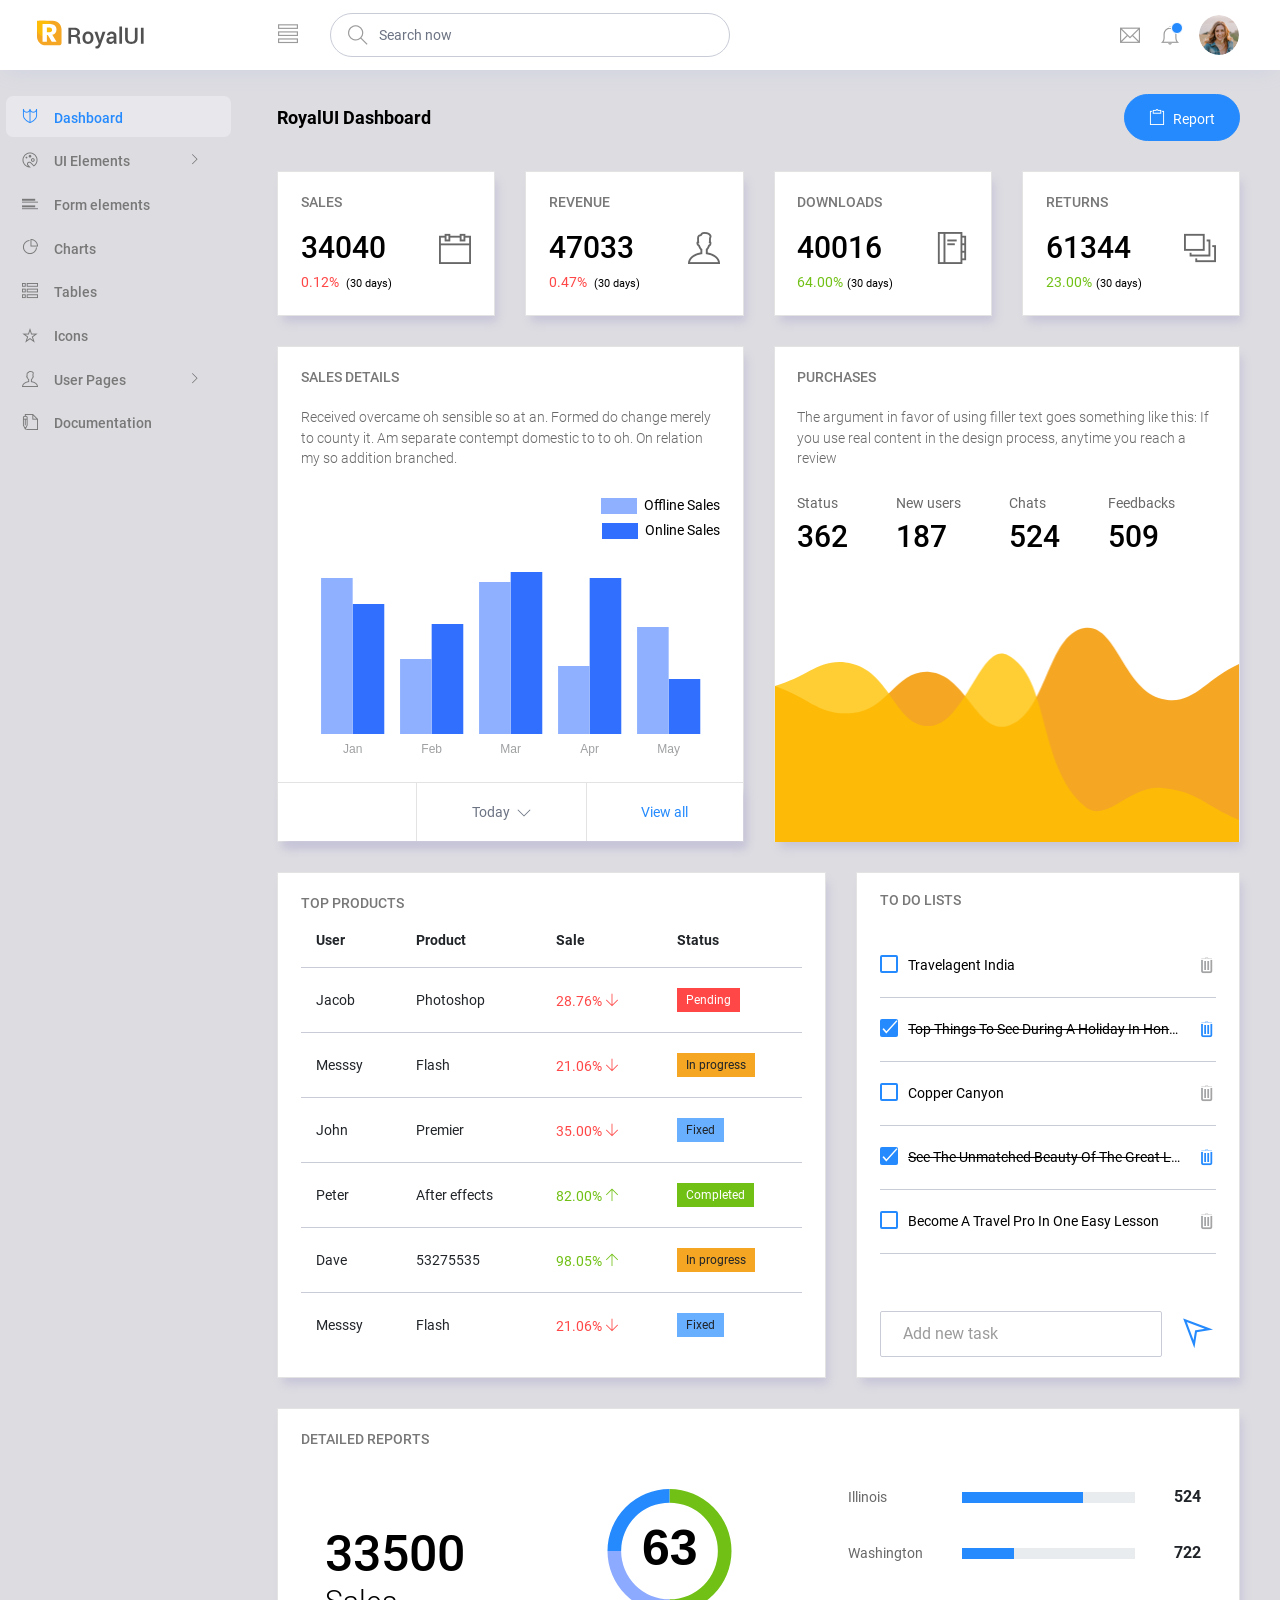
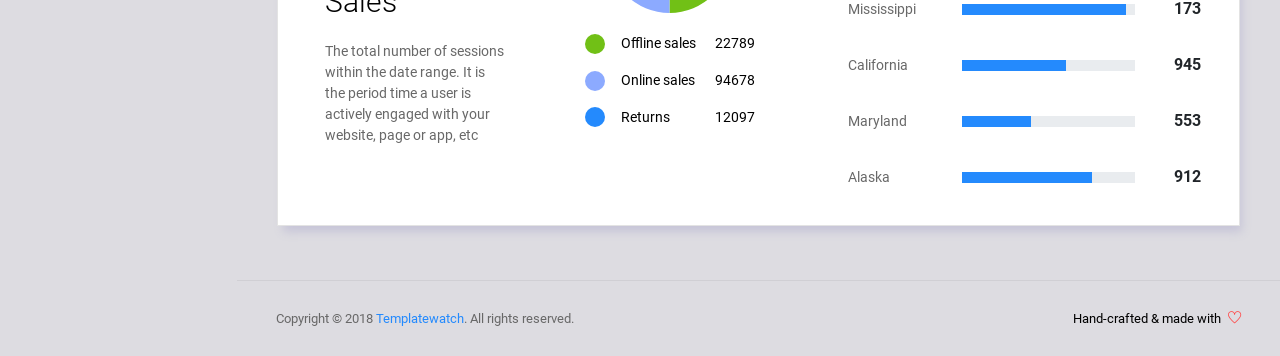
<file: Documentacao/template - RoyalUI-Admin-master/index.html>
<!DOCTYPE html>
<html lang="en">

<head>
  <!-- Required meta tags -->
  <meta charset="utf-8">
  <meta name="viewport" content="width=device-width, initial-scale=1, shrink-to-fit=no">
  <title>RoyalUI Admin</title>
  <!-- plugins:css -->
  <link rel="stylesheet" href="vendors/ti-icons/css/themify-icons.css">
  <link rel="stylesheet" href="vendors/base/vendor.bundle.base.css">
  <!-- endinject -->
  <!-- plugin css for this page -->
  <!-- End plugin css for this page -->
  <!-- inject:css -->
  <link rel="stylesheet" href="css/style.css">
  <!-- endinject -->
  <link rel="shortcut icon" href="images/favicon.png" />
</head>
<body>
  <div class="container-scroller">
    <!-- partial:partials/_navbar.html -->
    <nav class="navbar col-lg-12 col-12 p-0 fixed-top d-flex flex-row">
      <div class="text-center navbar-brand-wrapper d-flex align-items-center justify-content-center">
        <a class="navbar-brand brand-logo mr-5" href="index.html"><img src="images/logo.svg" class="mr-2" alt="logo"/></a>
        <a class="navbar-brand brand-logo-mini" href="index.html"><img src="images/logo-mini.svg" alt="logo"/></a>
      </div>
      <div class="navbar-menu-wrapper d-flex align-items-center justify-content-end">
        <button class="navbar-toggler navbar-toggler align-self-center" type="button" data-toggle="minimize">
          <span class="ti-view-list"></span>
        </button>
        <ul class="navbar-nav mr-lg-2">
          <li class="nav-item nav-search d-none d-lg-block">
            <div class="input-group">
              <div class="input-group-prepend hover-cursor" id="navbar-search-icon">
                <span class="input-group-text" id="search">
                  <i class="ti-search"></i>
                </span>
              </div>
              <input type="text" class="form-control" id="navbar-search-input" placeholder="Search now" aria-label="search" aria-describedby="search">
            </div>
          </li>
        </ul>
        <ul class="navbar-nav navbar-nav-right">
          <li class="nav-item dropdown mr-1">
            <a class="nav-link count-indicator dropdown-toggle d-flex justify-content-center align-items-center" id="messageDropdown" href="#" data-toggle="dropdown">
              <i class="ti-email mx-0"></i>
            </a>
            <div class="dropdown-menu dropdown-menu-right navbar-dropdown" aria-labelledby="messageDropdown">
              <p class="mb-0 font-weight-normal float-left dropdown-header">Messages</p>
              <a class="dropdown-item">
                <div class="item-thumbnail">
                    <img src="images/faces/face4.jpg" alt="image" class="profile-pic">
                </div>
                <div class="item-content flex-grow">
                  <h6 class="ellipsis font-weight-normal">David Grey
                  </h6>
                  <p class="font-weight-light small-text text-muted mb-0">
                    The meeting is cancelled
                  </p>
                </div>
              </a>
              <a class="dropdown-item">
                <div class="item-thumbnail">
                    <img src="images/faces/face2.jpg" alt="image" class="profile-pic">
                </div>
                <div class="item-content flex-grow">
                  <h6 class="ellipsis font-weight-normal">Tim Cook
                  </h6>
                  <p class="font-weight-light small-text text-muted mb-0">
                    New product launch
                  </p>
                </div>
              </a>
              <a class="dropdown-item">
                <div class="item-thumbnail">
                    <img src="images/faces/face3.jpg" alt="image" class="profile-pic">
                </div>
                <div class="item-content flex-grow">
                  <h6 class="ellipsis font-weight-normal"> Johnson
                  </h6>
                  <p class="font-weight-light small-text text-muted mb-0">
                    Upcoming board meeting
                  </p>
                </div>
              </a>
            </div>
          </li>
          <li class="nav-item dropdown">
            <a class="nav-link count-indicator dropdown-toggle" id="notificationDropdown" href="#" data-toggle="dropdown">
              <i class="ti-bell mx-0"></i>
              <span class="count"></span>
            </a>
            <div class="dropdown-menu dropdown-menu-right navbar-dropdown" aria-labelledby="notificationDropdown">
              <p class="mb-0 font-weight-normal float-left dropdown-header">Notifications</p>
              <a class="dropdown-item">
                <div class="item-thumbnail">
                  <div class="item-icon bg-success">
                    <i class="ti-info-alt mx-0"></i>
                  </div>
                </div>
                <div class="item-content">
                  <h6 class="font-weight-normal">Application Error</h6>
                  <p class="font-weight-light small-text mb-0 text-muted">
                    Just now
                  </p>
                </div>
              </a>
              <a class="dropdown-item">
                <div class="item-thumbnail">
                  <div class="item-icon bg-warning">
                    <i class="ti-settings mx-0"></i>
                  </div>
                </div>
                <div class="item-content">
                  <h6 class="font-weight-normal">Settings</h6>
                  <p class="font-weight-light small-text mb-0 text-muted">
                    Private message
                  </p>
                </div>
              </a>
              <a class="dropdown-item">
                <div class="item-thumbnail">
                  <div class="item-icon bg-info">
                    <i class="ti-user mx-0"></i>
                  </div>
                </div>
                <div class="item-content">
                  <h6 class="font-weight-normal">New user registration</h6>
                  <p class="font-weight-light small-text mb-0 text-muted">
                    2 days ago
                  </p>
                </div>
              </a>
            </div>
          </li>
          <li class="nav-item nav-profile dropdown">
            <a class="nav-link dropdown-toggle" href="#" data-toggle="dropdown" id="profileDropdown">
              <img src="images/faces/face28.jpg" alt="profile"/>
            </a>
            <div class="dropdown-menu dropdown-menu-right navbar-dropdown" aria-labelledby="profileDropdown">
              <a class="dropdown-item">
                <i class="ti-settings text-primary"></i>
                Settings
              </a>
              <a class="dropdown-item">
                <i class="ti-power-off text-primary"></i>
                Logout
              </a>
            </div>
          </li>
        </ul>
        <button class="navbar-toggler navbar-toggler-right d-lg-none align-self-center" type="button" data-toggle="offcanvas">
          <span class="ti-view-list"></span>
        </button>
      </div>
    </nav>
    <!-- partial -->
    <div class="container-fluid page-body-wrapper">
      <!-- partial:partials/_sidebar.html -->
      <nav class="sidebar sidebar-offcanvas" id="sidebar">
        <ul class="nav">
          <li class="nav-item">
            <a class="nav-link" href="index.html">
              <i class="ti-shield menu-icon"></i>
              <span class="menu-title">Dashboard</span>
            </a>
          </li>
          <li class="nav-item">
            <a class="nav-link" data-toggle="collapse" href="#ui-basic" aria-expanded="false" aria-controls="ui-basic">
              <i class="ti-palette menu-icon"></i>
              <span class="menu-title">UI Elements</span>
              <i class="menu-arrow"></i>
            </a>
            <div class="collapse" id="ui-basic">
              <ul class="nav flex-column sub-menu">
                <li class="nav-item"> <a class="nav-link" href="pages/ui-features/buttons.html">Buttons</a></li>
                <li class="nav-item"> <a class="nav-link" href="pages/ui-features/typography.html">Typography</a></li>
              </ul>
            </div>
          </li>
          <li class="nav-item">
            <a class="nav-link" href="pages/forms/basic_elements.html">
              <i class="ti-layout-list-post menu-icon"></i>
              <span class="menu-title">Form elements</span>
            </a>
          </li>
          <li class="nav-item">
            <a class="nav-link" href="pages/charts/chartjs.html">
              <i class="ti-pie-chart menu-icon"></i>
              <span class="menu-title">Charts</span>
            </a>
          </li>
          <li class="nav-item">
            <a class="nav-link" href="pages/tables/basic-table.html">
              <i class="ti-view-list-alt menu-icon"></i>
              <span class="menu-title">Tables</span>
            </a>
          </li>
          <li class="nav-item">
            <a class="nav-link" href="pages/icons/themify.html">
              <i class="ti-star menu-icon"></i>
              <span class="menu-title">Icons</span>
            </a>
          </li>
          <li class="nav-item">
            <a class="nav-link" data-toggle="collapse" href="#auth" aria-expanded="false" aria-controls="auth">
              <i class="ti-user menu-icon"></i>
              <span class="menu-title">User Pages</span>
              <i class="menu-arrow"></i>
            </a>
            <div class="collapse" id="auth">
              <ul class="nav flex-column sub-menu">
                <li class="nav-item"> <a class="nav-link" href="pages/samples/login.html"> Login </a></li>
                <li class="nav-item"> <a class="nav-link" href="pages/samples/login-2.html"> Login 2 </a></li>
                <li class="nav-item"> <a class="nav-link" href="pages/samples/register.html"> Register </a></li>
                <li class="nav-item"> <a class="nav-link" href="pages/samples/register-2.html"> Register 2 </a></li>
                <li class="nav-item"> <a class="nav-link" href="pages/samples/lock-screen.html"> Lockscreen </a></li>
              </ul>
            </div>
          </li>
          <li class="nav-item">
            <a class="nav-link" href="documentation/documentation.html">
              <i class="ti-write menu-icon"></i>
              <span class="menu-title">Documentation</span>
            </a>
          </li>
        </ul>
      </nav>
      <!-- partial -->
      <div class="main-panel">
        <div class="content-wrapper">
          <div class="row">
            <div class="col-md-12 grid-margin">
              <div class="d-flex justify-content-between align-items-center">
                <div>
                  <h4 class="font-weight-bold mb-0">RoyalUI Dashboard</h4>
                </div>
                <div>
                    <button type="button" class="btn btn-primary btn-icon-text btn-rounded">
                      <i class="ti-clipboard btn-icon-prepend"></i>Report
                    </button>
                </div>
              </div>
            </div>
          </div>
          <div class="row">
            <div class="col-md-3 grid-margin stretch-card">
              <div class="card">
                <div class="card-body">
                  <p class="card-title text-md-center text-xl-left">Sales</p>
                  <div class="d-flex flex-wrap justify-content-between justify-content-md-center justify-content-xl-between align-items-center">
                    <h3 class="mb-0 mb-md-2 mb-xl-0 order-md-1 order-xl-0">34040</h3>
                    <i class="ti-calendar icon-md text-muted mb-0 mb-md-3 mb-xl-0"></i>
                  </div>  
                  <p class="mb-0 mt-2 text-danger">0.12% <span class="text-black ml-1"><small>(30 days)</small></span></p>
                </div>
              </div>
            </div>
            <div class="col-md-3 grid-margin stretch-card">
              <div class="card">
                <div class="card-body">
                  <p class="card-title text-md-center text-xl-left">Revenue</p>
                  <div class="d-flex flex-wrap justify-content-between justify-content-md-center justify-content-xl-between align-items-center">
                    <h3 class="mb-0 mb-md-2 mb-xl-0 order-md-1 order-xl-0">47033</h3>
                    <i class="ti-user icon-md text-muted mb-0 mb-md-3 mb-xl-0"></i>
                  </div>  
                  <p class="mb-0 mt-2 text-danger">0.47% <span class="text-black ml-1"><small>(30 days)</small></span></p>
                </div>
              </div>
            </div>
            <div class="col-md-3 grid-margin stretch-card">
              <div class="card">
                <div class="card-body">
                  <p class="card-title text-md-center text-xl-left">Downloads</p>
                  <div class="d-flex flex-wrap justify-content-between justify-content-md-center justify-content-xl-between align-items-center">
                    <h3 class="mb-0 mb-md-2 mb-xl-0 order-md-1 order-xl-0">40016</h3>
                    <i class="ti-agenda icon-md text-muted mb-0 mb-md-3 mb-xl-0"></i>
                  </div>  
                  <p class="mb-0 mt-2 text-success">64.00%<span class="text-black ml-1"><small>(30 days)</small></span></p>
                </div>
              </div>
            </div>
            <div class="col-md-3 grid-margin stretch-card">
              <div class="card">
                <div class="card-body">
                  <p class="card-title text-md-center text-xl-left">Returns</p>
                  <div class="d-flex flex-wrap justify-content-between justify-content-md-center justify-content-xl-between align-items-center">
                    <h3 class="mb-0 mb-md-2 mb-xl-0 order-md-1 order-xl-0">61344</h3>
                    <i class="ti-layers-alt icon-md text-muted mb-0 mb-md-3 mb-xl-0"></i>
                  </div>  
                  <p class="mb-0 mt-2 text-success">23.00%<span class="text-black ml-1"><small>(30 days)</small></span></p>
                </div>
              </div>
            </div>
          </div>
          <div class="row">
            <div class="col-md-6 grid-margin stretch-card">
              <div class="card">
                <div class="card-body">
                  <p class="card-title">Sales details</p>
                  <p class="text-muted font-weight-light">Received overcame oh sensible so at an. Formed do change merely to county it. Am separate contempt domestic to to oh. On relation my so addition branched.</p>
                  <div id="sales-legend" class="chartjs-legend mt-4 mb-2"></div>
                  <canvas id="sales-chart"></canvas>
                </div>
                <div class="card border-right-0 border-left-0 border-bottom-0">
                  <div class="d-flex justify-content-center justify-content-md-end">
                    <div class="dropdown flex-md-grow-1 flex-xl-grow-0">
                      <button class="btn btn-lg btn-outline-light dropdown-toggle rounded-0 border-top-0 border-bottom-0" type="button" id="dropdownMenuDate2" data-toggle="dropdown" aria-haspopup="true" aria-expanded="true">
                        Today
                      </button>
                      <div class="dropdown-menu dropdown-menu-right" aria-labelledby="dropdownMenuDate2">
                        <a class="dropdown-item" href="#">January - March</a>
                        <a class="dropdown-item" href="#">March - June</a>
                        <a class="dropdown-item" href="#">June - August</a>
                        <a class="dropdown-item" href="#">August - November</a>
                      </div>
                    </div>
                    <button class="btn btn-lg btn-outline-light text-primary rounded-0 border-0 d-none d-md-block" type="button"> View all </button>
                  </div>
                </div>
              </div>
            </div>
            <div class="col-md-6 grid-margin stretch-card">
              <div class="card border-bottom-0">
                <div class="card-body pb-0">
                  <p class="card-title">Purchases</p>
                  <p class="text-muted font-weight-light">The argument in favor of using filler text goes something like this: If you use real content in the design process, anytime you reach a review</p>
                  <div class="d-flex flex-wrap mb-5">
                    <div class="mr-5 mt-3">
                      <p class="text-muted">Status</p>
                      <h3>362</h3>
                    </div>
                    <div class="mr-5 mt-3">
                      <p class="text-muted">New users</p>
                      <h3>187</h3>
                    </div>
                    <div class="mr-5 mt-3">
                      <p class="text-muted">Chats</p>
                      <h3>524</h3>
                    </div>
                    <div class="mt-3">
                      <p class="text-muted">Feedbacks</p>
                      <h3>509</h3>
                    </div> 
                  </div>
                </div>
                <canvas id="order-chart" class="w-100"></canvas>
              </div>
            </div>
          </div>
          <div class="row">
            <div class="col-md-7 grid-margin stretch-card">
              <div class="card">
                <div class="card-body">
                  <p class="card-title mb-0">Top Products</p>
                  <div class="table-responsive">
                    <table class="table table-hover">
                      <thead>
                        <tr>
                          <th>User</th>
                          <th>Product</th>
                          <th>Sale</th>
                          <th>Status</th>
                        </tr>
                      </thead>
                      <tbody>
                        <tr>
                          <td>Jacob</td>
                          <td>Photoshop</td>
                          <td class="text-danger"> 28.76% <i class="ti-arrow-down"></i></td>
                          <td><label class="badge badge-danger">Pending</label></td>
                        </tr>
                        <tr>
                          <td>Messsy</td>
                          <td>Flash</td>
                          <td class="text-danger"> 21.06% <i class="ti-arrow-down"></i></td>
                          <td><label class="badge badge-warning">In progress</label></td>
                        </tr>
                        <tr>
                          <td>John</td>
                          <td>Premier</td>
                          <td class="text-danger"> 35.00% <i class="ti-arrow-down"></i></td>
                          <td><label class="badge badge-info">Fixed</label></td>
                        </tr>
                        <tr>
                          <td>Peter</td>
                          <td>After effects</td>
                          <td class="text-success"> 82.00% <i class="ti-arrow-up"></i></td>
                          <td><label class="badge badge-success">Completed</label></td>
                        </tr>
                        <tr>
                          <td>Dave</td>
                          <td>53275535</td>
                          <td class="text-success"> 98.05% <i class="ti-arrow-up"></i></td>
                          <td><label class="badge badge-warning">In progress</label></td>
                        </tr>
                        <tr>
                          <td>Messsy</td>
                          <td>Flash</td>
                          <td class="text-danger"> 21.06% <i class="ti-arrow-down"></i></td>
                          <td><label class="badge badge-info">Fixed</label></td>
                        </tr>
                      </tbody>
                    </table>
                  </div>
                </div>
              </div>
            </div>
            <div class="col-md-5 grid-margin stretch-card">
							<div class="card">
								<div class="card-body">
									<h4 class="card-title">To Do Lists</h4>
									<div class="list-wrapper pt-2">
										<ul class="d-flex flex-column-reverse todo-list todo-list-custom">
											<li>
												<div class="form-check form-check-flat">
													<label class="form-check-label">
														<input class="checkbox" type="checkbox">
														Become A Travel Pro In One Easy Lesson
													</label>
												</div>
												<i class="remove ti-trash"></i>
											</li>
											<li class="completed">
												<div class="form-check form-check-flat">
													<label class="form-check-label">
														<input class="checkbox" type="checkbox" checked>
														See The Unmatched Beauty Of The Great Lakes
													</label>
												</div>
												<i class="remove ti-trash"></i>
											</li>
											<li>
												<div class="form-check form-check-flat">
													<label class="form-check-label">
														<input class="checkbox" type="checkbox">
														Copper Canyon
													</label>
												</div>
												<i class="remove ti-trash"></i>
											</li>
											<li class="completed">
												<div class="form-check form-check-flat">
													<label class="form-check-label">
														<input class="checkbox" type="checkbox" checked>
														Top Things To See During A Holiday In Hong Kong
													</label>
												</div>
												<i class="remove ti-trash"></i>
											</li>
											<li>
												<div class="form-check form-check-flat">
													<label class="form-check-label">
														<input class="checkbox" type="checkbox">
														Travelagent India
													</label>
												</div>
												<i class="remove ti-trash"></i>
											</li>
										</ul>
                  </div>
                  <div class="add-items d-flex mb-0 mt-4">
										<input type="text" class="form-control todo-list-input mr-2"  placeholder="Add new task">
										<button class="add btn btn-icon text-primary todo-list-add-btn bg-transparent"><i class="ti-location-arrow"></i></button>
									</div>
								</div>
							</div>
            </div>
          </div>
          <div class="row">
            <div class="col-md-12 grid-margin stretch-card">
              <div class="card position-relative">
                <div class="card-body">
                  <p class="card-title">Detailed Reports</p>
                  <div class="row">
                    <div class="col-md-12 col-xl-3 d-flex flex-column justify-content-center">
                      <div class="ml-xl-4">
                        <h1>33500</h1>
                        <h3 class="font-weight-light mb-xl-4">Sales</h3>
                        <p class="text-muted mb-2 mb-xl-0">The total number of sessions within the date range. It is the period time a user is actively engaged with your website, page or app, etc</p>
                      </div>  
                    </div>
                    <div class="col-md-12 col-xl-9">
                      <div class="row">
                        <div class="col-md-6 mt-3 col-xl-5">
                          <canvas id="north-america-chart"></canvas>
                          <div id="north-america-legend"></div>
                        </div>
                        <div class="col-md-6 col-xl-7">
                          <div class="table-responsive mb-3 mb-md-0">
                            <table class="table table-borderless report-table">
                              <tr>
                                <td class="text-muted">Illinois</td>
                                <td class="w-100 px-0">
                                  <div class="progress progress-md mx-4">
                                    <div class="progress-bar bg-primary" role="progressbar" style="width: 70%" aria-valuenow="70" aria-valuemin="0" aria-valuemax="100"></div>
                                  </div>
                                </td>
                                <td><h5 class="font-weight-bold mb-0">524</h5></td>
                              </tr>
                              <tr>
                                <td class="text-muted">Washington</td>
                                <td class="w-100 px-0">
                                  <div class="progress progress-md mx-4">
                                    <div class="progress-bar bg-primary" role="progressbar" style="width: 30%" aria-valuenow="30" aria-valuemin="0" aria-valuemax="100"></div>
                                  </div>
                                </td>
                                <td><h5 class="font-weight-bold mb-0">722</h5></td>
                              </tr>
                              <tr>
                                <td class="text-muted">Mississippi</td>
                                <td class="w-100 px-0">
                                  <div class="progress progress-md mx-4">
                                    <div class="progress-bar bg-primary" role="progressbar" style="width: 95%" aria-valuenow="95" aria-valuemin="0" aria-valuemax="100"></div>
                                  </div>
                                </td>
                                <td><h5 class="font-weight-bold mb-0">173</h5></td>
                              </tr>
                              <tr>
                                <td class="text-muted">California</td>
                                <td class="w-100 px-0">
                                  <div class="progress progress-md mx-4">
                                    <div class="progress-bar bg-primary" role="progressbar" style="width: 60%" aria-valuenow="60" aria-valuemin="0" aria-valuemax="100"></div>
                                  </div>
                                </td>
                                <td><h5 class="font-weight-bold mb-0">945</h5></td>
                              </tr>
                              <tr>
                                <td class="text-muted">Maryland</td>
                                <td class="w-100 px-0">
                                  <div class="progress progress-md mx-4">
                                    <div class="progress-bar bg-primary" role="progressbar" style="width: 40%" aria-valuenow="40" aria-valuemin="0" aria-valuemax="100"></div>
                                  </div>
                                </td>
                                <td><h5 class="font-weight-bold mb-0">553</h5></td>
                              </tr>
                              <tr>
                                <td class="text-muted">Alaska</td>
                                <td class="w-100 px-0">
                                  <div class="progress progress-md mx-4">
                                    <div class="progress-bar bg-primary" role="progressbar" style="width: 75%" aria-valuenow="75" aria-valuemin="0" aria-valuemax="100"></div>
                                  </div>
                                </td>
                                <td><h5 class="font-weight-bold mb-0">912</h5></td>
                              </tr>
                            </table>
                          </div>
                        </div>
                      </div>
                    </div>
                  </div>
                </div>
              </div>
            </div>
          </div>
        </div>
        <!-- content-wrapper ends -->
        <!-- partial:partials/_footer.html -->
        <footer class="footer">
          <div class="d-sm-flex justify-content-center justify-content-sm-between">
            <span class="text-muted text-center text-sm-left d-block d-sm-inline-block">Copyright © 2018 <a href="https://www.templatewatch.com/" target="_blank">Templatewatch</a>. All rights reserved.</span>
            <span class="float-none float-sm-right d-block mt-1 mt-sm-0 text-center">Hand-crafted & made with <i class="ti-heart text-danger ml-1"></i></span>
          </div>
        </footer>
        <!-- partial -->
      </div>
      <!-- main-panel ends -->
    </div>
    <!-- page-body-wrapper ends -->
  </div>
  <!-- container-scroller -->

  <!-- plugins:js -->
  <script src="vendors/base/vendor.bundle.base.js"></script>
  <!-- endinject -->
  <!-- Plugin js for this page-->
  <script src="vendors/chart.js/Chart.min.js"></script>
  <!-- End plugin js for this page-->
  <!-- inject:js -->
  <script src="js/off-canvas.js"></script>
  <script src="js/hoverable-collapse.js"></script>
  <script src="js/template.js"></script>
  <script src="js/todolist.js"></script>
  <!-- endinject -->
  <!-- Custom js for this page-->
  <script src="js/dashboard.js"></script>
  <!-- End custom js for this page-->
</body>

</html>
</file>
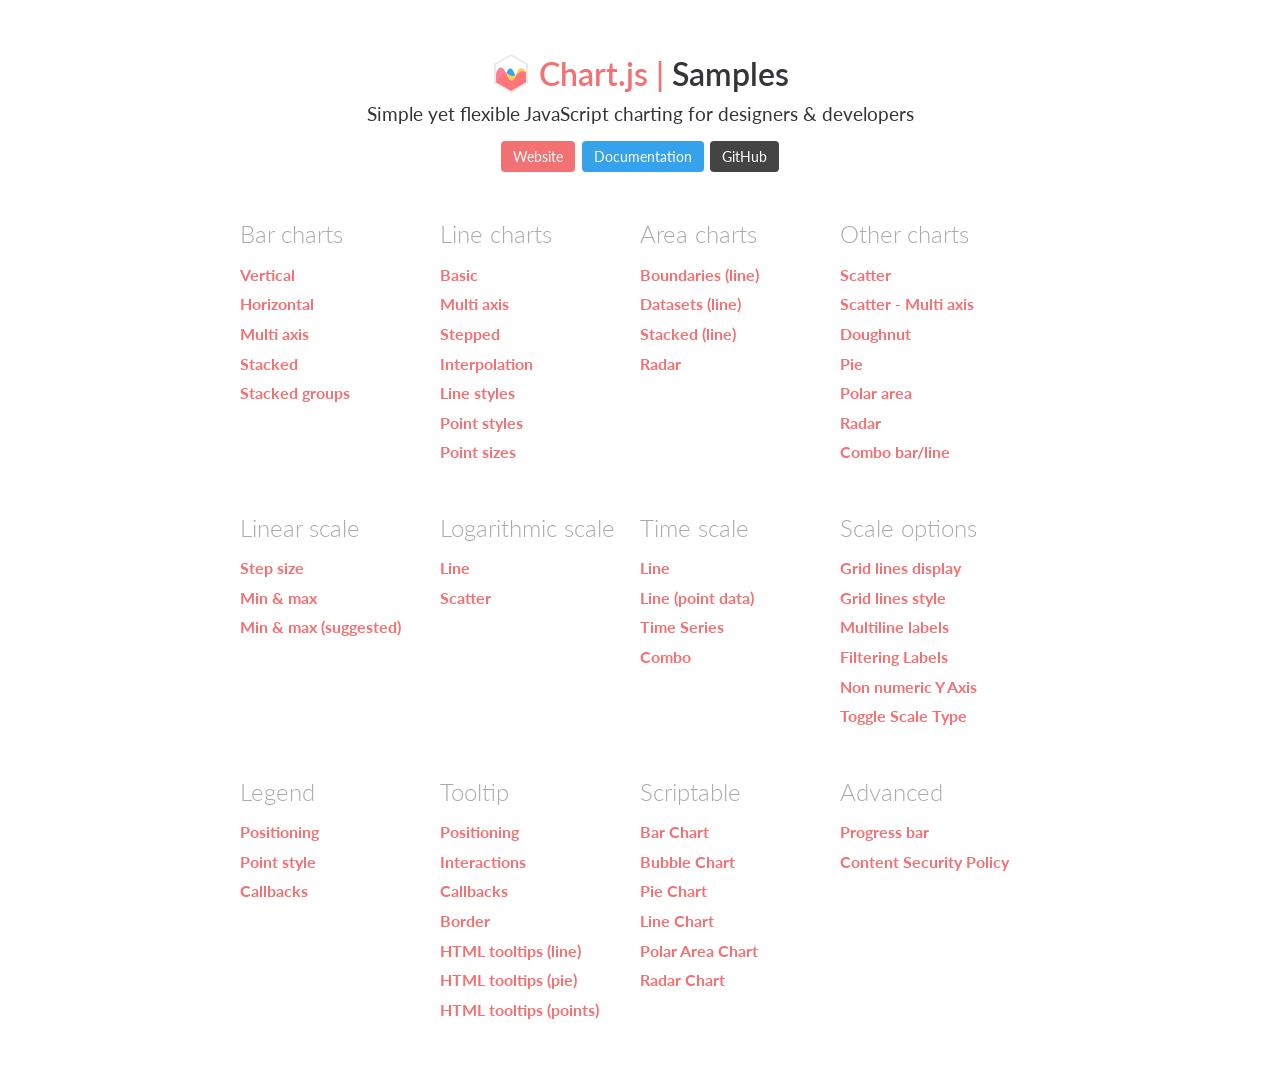
<file: Documentacao/Chart.js/samples/index.html>
<!DOCTYPE html>
<html lang="en-US">
<head>
	<meta charset="utf-8">
	<meta http-equiv="X-UA-Compatible" content="IE=Edge">
	<meta name="viewport" content="width=device-width, initial-scale=1">
	<link rel="stylesheet" type="text/css" href="style.css">
	<link rel="icon" href="favicon.ico">
	<script src="samples.js"></script>
	<script src="utils.js"></script>
	<title>Chart.js samples</title>
</head>
<body>
	<div class="content">
		<div class="header">
			<div class="chartjs-title">Samples</div>
			<div class="chartjs-caption">Simple yet flexible JavaScript charting for designers &amp; developers</div>
			<div class="chartjs-links">
				<a class="btn btn-chartjs" href="https://www.chartjs.org">Website</a>
				<a class="btn btn-docs" href="https://www.chartjs.org/docs">Documentation</a>
				<a class="btn btn-gh" href="https://github.com/chartjs/Chart.js">GitHub</a>
			</div>
		</div>

		<div id="categories" class="samples-categories"></div>
	</div>

	<script>
		function createCategory(item) {
			var el = document.createElement('div');
			el.className = 'samples-category';
			el.innerHTML =
				'<div class="title">' + item.title + '</div>' +
				'<div class="items"></div>';
			return el;
		}

		function createEntry(item) {
			var el = document.createElement('div');
			el.className = 'samples-entry';
			el.innerHTML = '<a class="title" href="' + item.path + '">' + item.title + '</a>';
			return el;
		}

		var categories = document.getElementById('categories');
		Samples.items.forEach(function(item) {
			var category = createCategory(item);
			var children = category.getElementsByClassName('items')[0];

			(item.items || []).forEach(function(item2) {
				children.appendChild(createEntry(item2));
			});

			categories.appendChild(category);
		});
	</script>
</body>
</html>
</file>
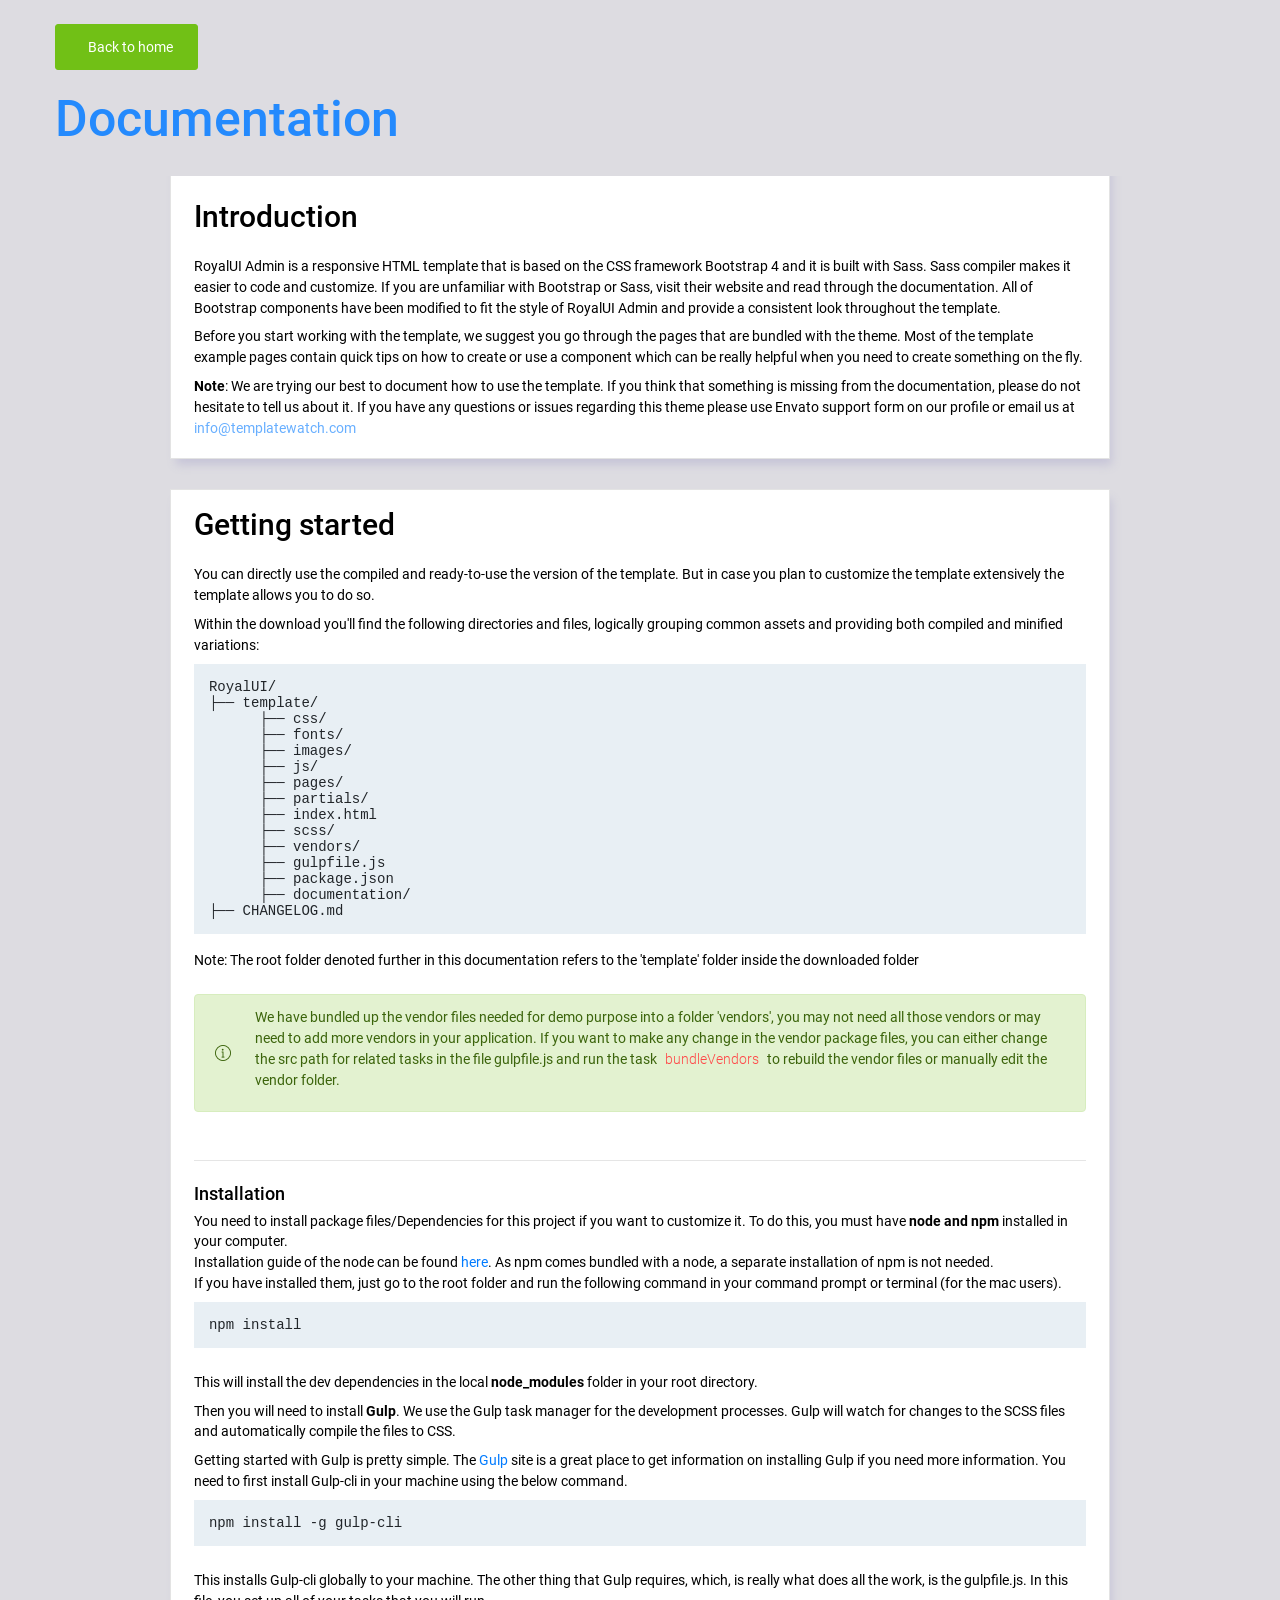
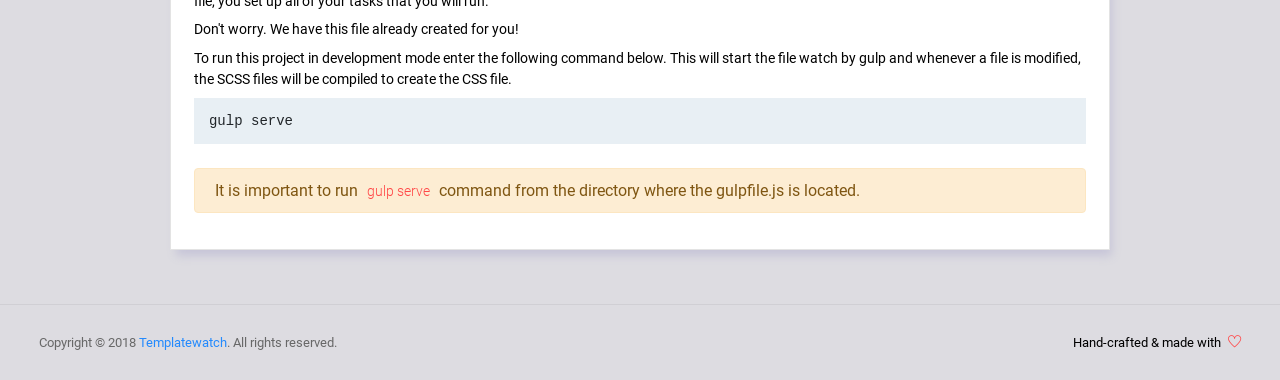
<file: Aplicacao/admin/documentation/documentation.html>
<!DOCTYPE html>
<html lang="en">

<head>
  <!-- Required meta tags -->
  <meta charset="utf-8">
  <meta name="viewport" content="width=device-width, initial-scale=1, shrink-to-fit=no">
  <title>RoyalUI Admin Dashboard</title>
  <!-- plugins:css -->
  <link rel="stylesheet" href="../vendors/ti-icons/css/themify-icons.css">
  <link rel="stylesheet" href="../vendors/base/vendor.bundle.base.css">
  <!-- endinject -->
  <!-- plugin css for this page -->
  <!-- End plugin css for this page -->
  <!-- inject:css -->
  <link rel="stylesheet" href="../css/style.css">
  <!-- endinject -->
  <link rel="shortcut icon" href="../images/favicon.png" />
</head>

<body>
  <div class="container-scroller">
    <div class="container-fluid page-body-wrapper full-page-wrapper">
      <div class="main-panel w-100  documentation">
        <div class="content-wrapper">
          <div class="container-fluid">
            <div class="row">
              <div class="col-12 doc-header">
                <a class="btn btn-success" href="../index.html"><i class="mdi mdi-home mr-2"></i>Back to home</a>
                <h1 class="text-primary mt-4">Documentation</h1>
              </div>
            </div>
            <div class="row doc-content">
              <div class="col-12 col-md-10 offset-md-1">
                <div class="col-12 grid-margin" id="doc-intro">
                    <div class="card">
                        <div class="card-body">
                            <h3 class="mb-4 mt-4">Introduction</h3>
                            <p>RoyalUI Admin is a responsive HTML template that is based on the CSS framework Bootstrap 4 and it is built with Sass. Sass compiler makes it easier to code and customize. If you are unfamiliar with Bootstrap or Sass, visit their
                                website and read through the documentation. All of Bootstrap components have been modified to fit the style of RoyalUI Admin and provide a consistent look throughout the template.</p>
                            <p>Before you start working with the template, we suggest you go through the pages that are bundled with the theme. Most of the template example pages contain quick tips on how to create or use a component which can
                                be really helpful when you need to create something on the fly.</p>
                            <p class="d-inline"><strong>Note</strong>: We are trying our best to document how to use the template. If you think that something is missing from the documentation, please do not hesitate to tell us about it. If you have any questions or issues regarding this theme please use Envato support form on our profile or email us at <a class="d-inline text-info" href="mailto:info@templatewatch.com">info@templatewatch.com</a></p>
                        </div>
                    </div>
                </div>
                <div class="col-12 grid-margin" id="doc-started">
                    <div class="card">
                        <div class="card-body">
                            <h3 class="mb-4">Getting started</h3>
                            <p>You can directly use the compiled and ready-to-use the version of the template. But in case you plan to customize the template extensively the template allows you to do so.</p>
                            <p>Within the download you'll find the following directories and files, logically grouping common assets and providing both compiled and minified variations:</p>
                            <pre>
RoyalUI/
├── template/
      ├── css/
      ├── fonts/
      ├── images/
      ├── js/
      ├── pages/
      ├── partials/
      ├── index.html
      ├── scss/
      ├── vendors/
      ├── gulpfile.js
      ├── package.json                           
      ├── documentation/
├── CHANGELOG.md</pre>
                            <p class="mt-1">Note: The root folder denoted further in this documentation refers to the 'template' folder inside the downloaded folder</p>
                            <div class="alert alert-success mt-4 d-flex align-items-center" role="alert">
                              <i class="ti-info-alt mr-4"></i>
                              <p>We have bundled up the vendor files needed for demo purpose into a folder 'vendors', you may not need all those vendors or may need to add more vendors in your application. If you want to make any change in the vendor package files, you can either change the src path for related tasks in the file gulpfile.js and run the task <code> bundleVendors </code> to rebuild the vendor files or manually edit the vendor folder.</p>
                            </div>
                            <hr class="mt-5">
                            <h4 class="mt-4">Installation</h4>
                            <p class="mb-0">
                              You need to install package files/Dependencies for this project if you want to customize it. To do this, you must have <span class="font-weight-bold">node and npm</span> installed in your computer.
                            </p>
                            <p class="mb-0">Installation guide of the node can be found <a href="https://nodejs.org/en/">here</a>. As npm comes bundled with a node, a separate installation of npm is not needed.</p>
                            <p>
                                If you have installed them, just go to the root folder and run the following command in your command prompt or terminal (for the mac users).
                            </p>
                            <pre class="shell-mode">
npm install</pre>
                            <p class="mt-4">
                              This will install the dev dependencies in the local <span class="font-weight-bold">node_modules</span> folder in your root directory.
                            </p>
                            <p class="mt-2">
                              Then you will need to install <span class="font-weight-bold">Gulp</span>. We use the Gulp task manager for the development processes. Gulp will watch for changes to the SCSS files and automatically compile the files to CSS.
                            </p>
                            <p>Getting started with Gulp is pretty simple. The <a href="https://gulpjs.com/" target="_blank">Gulp</a> site is a great place to get information on installing Gulp if you need more information. You need to first install Gulp-cli in your machine using the below command.</p>
                            <pre class="shell-mode">
npm install -g gulp-cli</pre>
                            <p class="mt-4">This installs Gulp-cli globally to your machine. The other thing that Gulp requires, which, is really what does all the work, is the gulpfile.js. In this file, you set up all of your tasks that you will run.</p>
                            <p>Don't worry. We have this file already created for you!</p>
                            <p>To run this project in development mode enter the following command below. This will start the file watch by gulp and whenever a file is modified, the SCSS files will be compiled to create the CSS file.</p>
<pre class="shell-mode">
gulp serve</pre>           
                            <div class="alert alert-warning mt-4" role="alert">
                              <i class="ti-info-alt-outline"></i>It is important to run <code>gulp serve</code> command from the directory where the gulpfile.js is located.
                            </div>
                        </div>
                    </div>
                </div>
              </div>
            </div>
          </div>
        </div>
        <!-- partial:../partials/_footer.html -->

        <footer class="footer">
          <div class="d-sm-flex justify-content-center justify-content-sm-between">
            <span class="text-muted text-center text-sm-left d-block d-sm-inline-block">Copyright © 2018 <a href="https://www.templatewatch.com/" target="_blank">Templatewatch</a>. All rights reserved.</span>
            <span class="float-none float-sm-right d-block mt-1 mt-sm-0 text-center">Hand-crafted & made with <i class="ti-heart text-danger ml-1"></i></span>
          </div>
        </footer>

        <!-- partial -->
      </div>
    </div>
  </div>
<!-- plugins:js -->
<script src="../vendors/base/vendor.bundle.base.js"></script>
<!-- endinject -->
<!-- inject:js -->
<script src="../js/off-canvas.js"></script>
<script src="../js/hoverable-collapse.js"></script>
<script src="../js/template.js"></script>
<script src="../js/todolist.js"></script>
<!-- endinject -->
<!-- Custom js for this page-->
<script src="../js/documentation.js"></script> 
<!-- End custom js for this page-->
</body>

</html>
</file>
<file: Documentacao/template - RoyalUI-Admin-master/vendors/ti-icons/css/themify-icons.css>
@font-face {
	font-family: 'themify';
	src:url('../fonts/themify.eot');
	src:url('../fonts/themify.eot?#iefix') format('embedded-opentype'),
		url('../fonts/themify.woff') format('woff'),
		url('../fonts/themify.ttf') format('truetype'),
		url('../fonts/themify.svg') format('svg');
	font-weight: normal;
	font-style: normal;
}

[class^="ti-"], [class*=" ti-"] {
	font-family: 'themify';
	speak: none;
	font-style: normal;
	font-weight: normal;
	font-variant: normal;
	text-transform: none;
	line-height: 1;

	/* Better Font Rendering =========== */
	-webkit-font-smoothing: antialiased;
	-moz-osx-font-smoothing: grayscale;
}

.ti-wand:before {
	content: "\e600";
}
.ti-volume:before {
	content: "\e601";
}
.ti-user:before {
	content: "\e602";
}
.ti-unlock:before {
	content: "\e603";
}
.ti-unlink:before {
	content: "\e604";
}
.ti-trash:before {
	content: "\e605";
}
.ti-thought:before {
	content: "\e606";
}
.ti-target:before {
	content: "\e607";
}
.ti-tag:before {
	content: "\e608";
}
.ti-tablet:before {
	content: "\e609";
}
.ti-star:before {
	content: "\e60a";
}
.ti-spray:before {
	content: "\e60b";
}
.ti-signal:before {
	content: "\e60c";
}
.ti-shopping-cart:before {
	content: "\e60d";
}
.ti-shopping-cart-full:before {
	content: "\e60e";
}
.ti-settings:before {
	content: "\e60f";
}
.ti-search:before {
	content: "\e610";
}
.ti-zoom-in:before {
	content: "\e611";
}
.ti-zoom-out:before {
	content: "\e612";
}
.ti-cut:before {
	content: "\e613";
}
.ti-ruler:before {
	content: "\e614";
}
.ti-ruler-pencil:before {
	content: "\e615";
}
.ti-ruler-alt:before {
	content: "\e616";
}
.ti-bookmark:before {
	content: "\e617";
}
.ti-bookmark-alt:before {
	content: "\e618";
}
.ti-reload:before {
	content: "\e619";
}
.ti-plus:before {
	content: "\e61a";
}
.ti-pin:before {
	content: "\e61b";
}
.ti-pencil:before {
	content: "\e61c";
}
.ti-pencil-alt:before {
	content: "\e61d";
}
.ti-paint-roller:before {
	content: "\e61e";
}
.ti-paint-bucket:before {
	content: "\e61f";
}
.ti-na:before {
	content: "\e620";
}
.ti-mobile:before {
	content: "\e621";
}
.ti-minus:before {
	content: "\e622";
}
.ti-medall:before {
	content: "\e623";
}
.ti-medall-alt:before {
	content: "\e624";
}
.ti-marker:before {
	content: "\e625";
}
.ti-marker-alt:before {
	content: "\e626";
}
.ti-arrow-up:before {
	content: "\e627";
}
.ti-arrow-right:before {
	content: "\e628";
}
.ti-arrow-left:before {
	content: "\e629";
}
.ti-arrow-down:before {
	content: "\e62a";
}
.ti-lock:before {
	content: "\e62b";
}
.ti-location-arrow:before {
	content: "\e62c";
}
.ti-link:before {
	content: "\e62d";
}
.ti-layout:before {
	content: "\e62e";
}
.ti-layers:before {
	content: "\e62f";
}
.ti-layers-alt:before {
	content: "\e630";
}
.ti-key:before {
	content: "\e631";
}
.ti-import:before {
	content: "\e632";
}
.ti-image:before {
	content: "\e633";
}
.ti-heart:before {
	content: "\e634";
}
.ti-heart-broken:before {
	content: "\e635";
}
.ti-hand-stop:before {
	content: "\e636";
}
.ti-hand-open:before {
	content: "\e637";
}
.ti-hand-drag:before {
	content: "\e638";
}
.ti-folder:before {
	content: "\e639";
}
.ti-flag:before {
	content: "\e63a";
}
.ti-flag-alt:before {
	content: "\e63b";
}
.ti-flag-alt-2:before {
	content: "\e63c";
}
.ti-eye:before {
	content: "\e63d";
}
.ti-export:before {
	content: "\e63e";
}
.ti-exchange-vertical:before {
	content: "\e63f";
}
.ti-desktop:before {
	content: "\e640";
}
.ti-cup:before {
	content: "\e641";
}
.ti-crown:before {
	content: "\e642";
}
.ti-comments:before {
	content: "\e643";
}
.ti-comment:before {
	content: "\e644";
}
.ti-comment-alt:before {
	content: "\e645";
}
.ti-close:before {
	content: "\e646";
}
.ti-clip:before {
	content: "\e647";
}
.ti-angle-up:before {
	content: "\e648";
}
.ti-angle-right:before {
	content: "\e649";
}
.ti-angle-left:before {
	content: "\e64a";
}
.ti-angle-down:before {
	content: "\e64b";
}
.ti-check:before {
	content: "\e64c";
}
.ti-check-box:before {
	content: "\e64d";
}
.ti-camera:before {
	content: "\e64e";
}
.ti-announcement:before {
	content: "\e64f";
}
.ti-brush:before {
	content: "\e650";
}
.ti-briefcase:before {
	content: "\e651";
}
.ti-bolt:before {
	content: "\e652";
}
.ti-bolt-alt:before {
	content: "\e653";
}
.ti-blackboard:before {
	content: "\e654";
}
.ti-bag:before {
	content: "\e655";
}
.ti-move:before {
	content: "\e656";
}
.ti-arrows-vertical:before {
	content: "\e657";
}
.ti-arrows-horizontal:before {
	content: "\e658";
}
.ti-fullscreen:before {
	content: "\e659";
}
.ti-arrow-top-right:before {
	content: "\e65a";
}
.ti-arrow-top-left:before {
	content: "\e65b";
}
.ti-arrow-circle-up:before {
	content: "\e65c";
}
.ti-arrow-circle-right:before {
	content: "\e65d";
}
.ti-arrow-circle-left:before {
	content: "\e65e";
}
.ti-arrow-circle-down:before {
	content: "\e65f";
}
.ti-angle-double-up:before {
	content: "\e660";
}
.ti-angle-double-right:before {
	content: "\e661";
}
.ti-angle-double-left:before {
	content: "\e662";
}
.ti-angle-double-down:before {
	content: "\e663";
}
.ti-zip:before {
	content: "\e664";
}
.ti-world:before {
	content: "\e665";
}
.ti-wheelchair:before {
	content: "\e666";
}
.ti-view-list:before {
	content: "\e667";
}
.ti-view-list-alt:before {
	content: "\e668";
}
.ti-view-grid:before {
	content: "\e669";
}
.ti-uppercase:before {
	content: "\e66a";
}
.ti-upload:before {
	content: "\e66b";
}
.ti-underline:before {
	content: "\e66c";
}
.ti-truck:before {
	content: "\e66d";
}
.ti-timer:before {
	content: "\e66e";
}
.ti-ticket:before {
	content: "\e66f";
}
.ti-thumb-up:before {
	content: "\e670";
}
.ti-thumb-down:before {
	content: "\e671";
}
.ti-text:before {
	content: "\e672";
}
.ti-stats-up:before {
	content: "\e673";
}
.ti-stats-down:before {
	content: "\e674";
}
.ti-split-v:before {
	content: "\e675";
}
.ti-split-h:before {
	content: "\e676";
}
.ti-smallcap:before {
	content: "\e677";
}
.ti-shine:before {
	content: "\e678";
}
.ti-shift-right:before {
	content: "\e679";
}
.ti-shift-left:before {
	content: "\e67a";
}
.ti-shield:before {
	content: "\e67b";
}
.ti-notepad:before {
	content: "\e67c";
}
.ti-server:before {
	content: "\e67d";
}
.ti-quote-right:before {
	content: "\e67e";
}
.ti-quote-left:before {
	content: "\e67f";
}
.ti-pulse:before {
	content: "\e680";
}
.ti-printer:before {
	content: "\e681";
}
.ti-power-off:before {
	content: "\e682";
}
.ti-plug:before {
	content: "\e683";
}
.ti-pie-chart:before {
	content: "\e684";
}
.ti-paragraph:before {
	content: "\e685";
}
.ti-panel:before {
	content: "\e686";
}
.ti-package:before {
	content: "\e687";
}
.ti-music:before {
	content: "\e688";
}
.ti-music-alt:before {
	content: "\e689";
}
.ti-mouse:before {
	content: "\e68a";
}
.ti-mouse-alt:before {
	content: "\e68b";
}
.ti-money:before {
	content: "\e68c";
}
.ti-microphone:before {
	content: "\e68d";
}
.ti-menu:before {
	content: "\e68e";
}
.ti-menu-alt:before {
	content: "\e68f";
}
.ti-map:before {
	content: "\e690";
}
.ti-map-alt:before {
	content: "\e691";
}
.ti-loop:before {
	content: "\e692";
}
.ti-location-pin:before {
	content: "\e693";
}
.ti-list:before {
	content: "\e694";
}
.ti-light-bulb:before {
	content: "\e695";
}
.ti-Italic:before {
	content: "\e696";
}
.ti-info:before {
	content: "\e697";
}
.ti-infinite:before {
	content: "\e698";
}
.ti-id-badge:before {
	content: "\e699";
}
.ti-hummer:before {
	content: "\e69a";
}
.ti-home:before {
	content: "\e69b";
}
.ti-help:before {
	content: "\e69c";
}
.ti-headphone:before {
	content: "\e69d";
}
.ti-harddrives:before {
	content: "\e69e";
}
.ti-harddrive:before {
	content: "\e69f";
}
.ti-gift:before {
	content: "\e6a0";
}
.ti-game:before {
	content: "\e6a1";
}
.ti-filter:before {
	content: "\e6a2";
}
.ti-files:before {
	content: "\e6a3";
}
.ti-file:before {
	content: "\e6a4";
}
.ti-eraser:before {
	content: "\e6a5";
}
.ti-envelope:before {
	content: "\e6a6";
}
.ti-download:before {
	content: "\e6a7";
}
.ti-direction:before {
	content: "\e6a8";
}
.ti-direction-alt:before {
	content: "\e6a9";
}
.ti-dashboard:before {
	content: "\e6aa";
}
.ti-control-stop:before {
	content: "\e6ab";
}
.ti-control-shuffle:before {
	content: "\e6ac";
}
.ti-control-play:before {
	content: "\e6ad";
}
.ti-control-pause:before {
	content: "\e6ae";
}
.ti-control-forward:before {
	content: "\e6af";
}
.ti-control-backward:before {
	content: "\e6b0";
}
.ti-cloud:before {
	content: "\e6b1";
}
.ti-cloud-up:before {
	content: "\e6b2";
}
.ti-cloud-down:before {
	content: "\e6b3";
}
.ti-clipboard:before {
	content: "\e6b4";
}
.ti-car:before {
	content: "\e6b5";
}
.ti-calendar:before {
	content: "\e6b6";
}
.ti-book:before {
	content: "\e6b7";
}
.ti-bell:before {
	content: "\e6b8";
}
.ti-basketball:before {
	content: "\e6b9";
}
.ti-bar-chart:before {
	content: "\e6ba";
}
.ti-bar-chart-alt:before {
	content: "\e6bb";
}
.ti-back-right:before {
	content: "\e6bc";
}
.ti-back-left:before {
	content: "\e6bd";
}
.ti-arrows-corner:before {
	content: "\e6be";
}
.ti-archive:before {
	content: "\e6bf";
}
.ti-anchor:before {
	content: "\e6c0";
}
.ti-align-right:before {
	content: "\e6c1";
}
.ti-align-left:before {
	content: "\e6c2";
}
.ti-align-justify:before {
	content: "\e6c3";
}
.ti-align-center:before {
	content: "\e6c4";
}
.ti-alert:before {
	content: "\e6c5";
}
.ti-alarm-clock:before {
	content: "\e6c6";
}
.ti-agenda:before {
	content: "\e6c7";
}
.ti-write:before {
	content: "\e6c8";
}
.ti-window:before {
	content: "\e6c9";
}
.ti-widgetized:before {
	content: "\e6ca";
}
.ti-widget:before {
	content: "\e6cb";
}
.ti-widget-alt:before {
	content: "\e6cc";
}
.ti-wallet:before {
	content: "\e6cd";
}
.ti-video-clapper:before {
	content: "\e6ce";
}
.ti-video-camera:before {
	content: "\e6cf";
}
.ti-vector:before {
	content: "\e6d0";
}
.ti-themify-logo:before {
	content: "\e6d1";
}
.ti-themify-favicon:before {
	content: "\e6d2";
}
.ti-themify-favicon-alt:before {
	content: "\e6d3";
}
.ti-support:before {
	content: "\e6d4";
}
.ti-stamp:before {
	content: "\e6d5";
}
.ti-split-v-alt:before {
	content: "\e6d6";
}
.ti-slice:before {
	content: "\e6d7";
}
.ti-shortcode:before {
	content: "\e6d8";
}
.ti-shift-right-alt:before {
	content: "\e6d9";
}
.ti-shift-left-alt:before {
	content: "\e6da";
}
.ti-ruler-alt-2:before {
	content: "\e6db";
}
.ti-receipt:before {
	content: "\e6dc";
}
.ti-pin2:before {
	content: "\e6dd";
}
.ti-pin-alt:before {
	content: "\e6de";
}
.ti-pencil-alt2:before {
	content: "\e6df";
}
.ti-palette:before {
	content: "\e6e0";
}
.ti-more:before {
	content: "\e6e1";
}
.ti-more-alt:before {
	content: "\e6e2";
}
.ti-microphone-alt:before {
	content: "\e6e3";
}
.ti-magnet:before {
	content: "\e6e4";
}
.ti-line-double:before {
	content: "\e6e5";
}
.ti-line-dotted:before {
	content: "\e6e6";
}
.ti-line-dashed:before {
	content: "\e6e7";
}
.ti-layout-width-full:before {
	content: "\e6e8";
}
.ti-layout-width-default:before {
	content: "\e6e9";
}
.ti-layout-width-default-alt:before {
	content: "\e6ea";
}
.ti-layout-tab:before {
	content: "\e6eb";
}
.ti-layout-tab-window:before {
	content: "\e6ec";
}
.ti-layout-tab-v:before {
	content: "\e6ed";
}
.ti-layout-tab-min:before {
	content: "\e6ee";
}
.ti-layout-slider:before {
	content: "\e6ef";
}
.ti-layout-slider-alt:before {
	content: "\e6f0";
}
.ti-layout-sidebar-right:before {
	content: "\e6f1";
}
.ti-layout-sidebar-none:before {
	content: "\e6f2";
}
.ti-layout-sidebar-left:before {
	content: "\e6f3";
}
.ti-layout-placeholder:before {
	content: "\e6f4";
}
.ti-layout-menu:before {
	content: "\e6f5";
}
.ti-layout-menu-v:before {
	content: "\e6f6";
}
.ti-layout-menu-separated:before {
	content: "\e6f7";
}
.ti-layout-menu-full:before {
	content: "\e6f8";
}
.ti-layout-media-right-alt:before {
	content: "\e6f9";
}
.ti-layout-media-right:before {
	content: "\e6fa";
}
.ti-layout-media-overlay:before {
	content: "\e6fb";
}
.ti-layout-media-overlay-alt:before {
	content: "\e6fc";
}
.ti-layout-media-overlay-alt-2:before {
	content: "\e6fd";
}
.ti-layout-media-left-alt:before {
	content: "\e6fe";
}
.ti-layout-media-left:before {
	content: "\e6ff";
}
.ti-layout-media-center-alt:before {
	content: "\e700";
}
.ti-layout-media-center:before {
	content: "\e701";
}
.ti-layout-list-thumb:before {
	content: "\e702";
}
.ti-layout-list-thumb-alt:before {
	content: "\e703";
}
.ti-layout-list-post:before {
	content: "\e704";
}
.ti-layout-list-large-image:before {
	content: "\e705";
}
.ti-layout-line-solid:before {
	content: "\e706";
}
.ti-layout-grid4:before {
	content: "\e707";
}
.ti-layout-grid3:before {
	content: "\e708";
}
.ti-layout-grid2:before {
	content: "\e709";
}
.ti-layout-grid2-thumb:before {
	content: "\e70a";
}
.ti-layout-cta-right:before {
	content: "\e70b";
}
.ti-layout-cta-left:before {
	content: "\e70c";
}
.ti-layout-cta-center:before {
	content: "\e70d";
}
.ti-layout-cta-btn-right:before {
	content: "\e70e";
}
.ti-layout-cta-btn-left:before {
	content: "\e70f";
}
.ti-layout-column4:before {
	content: "\e710";
}
.ti-layout-column3:before {
	content: "\e711";
}
.ti-layout-column2:before {
	content: "\e712";
}
.ti-layout-accordion-separated:before {
	content: "\e713";
}
.ti-layout-accordion-merged:before {
	content: "\e714";
}
.ti-layout-accordion-list:before {
	content: "\e715";
}
.ti-ink-pen:before {
	content: "\e716";
}
.ti-info-alt:before {
	content: "\e717";
}
.ti-help-alt:before {
	content: "\e718";
}
.ti-headphone-alt:before {
	content: "\e719";
}
.ti-hand-point-up:before {
	content: "\e71a";
}
.ti-hand-point-right:before {
	content: "\e71b";
}
.ti-hand-point-left:before {
	content: "\e71c";
}
.ti-hand-point-down:before {
	content: "\e71d";
}
.ti-gallery:before {
	content: "\e71e";
}
.ti-face-smile:before {
	content: "\e71f";
}
.ti-face-sad:before {
	content: "\e720";
}
.ti-credit-card:before {
	content: "\e721";
}
.ti-control-skip-forward:before {
	content: "\e722";
}
.ti-control-skip-backward:before {
	content: "\e723";
}
.ti-control-record:before {
	content: "\e724";
}
.ti-control-eject:before {
	content: "\e725";
}
.ti-comments-smiley:before {
	content: "\e726";
}
.ti-brush-alt:before {
	content: "\e727";
}
.ti-youtube:before {
	content: "\e728";
}
.ti-vimeo:before {
	content: "\e729";
}
.ti-twitter:before {
	content: "\e72a";
}
.ti-time:before {
	content: "\e72b";
}
.ti-tumblr:before {
	content: "\e72c";
}
.ti-skype:before {
	content: "\e72d";
}
.ti-share:before {
	content: "\e72e";
}
.ti-share-alt:before {
	content: "\e72f";
}
.ti-rocket:before {
	content: "\e730";
}
.ti-pinterest:before {
	content: "\e731";
}
.ti-new-window:before {
	content: "\e732";
}
.ti-microsoft:before {
	content: "\e733";
}
.ti-list-ol:before {
	content: "\e734";
}
.ti-linkedin:before {
	content: "\e735";
}
.ti-layout-sidebar-2:before {
	content: "\e736";
}
.ti-layout-grid4-alt:before {
	content: "\e737";
}
.ti-layout-grid3-alt:before {
	content: "\e738";
}
.ti-layout-grid2-alt:before {
	content: "\e739";
}
.ti-layout-column4-alt:before {
	content: "\e73a";
}
.ti-layout-column3-alt:before {
	content: "\e73b";
}
.ti-layout-column2-alt:before {
	content: "\e73c";
}
.ti-instagram:before {
	content: "\e73d";
}
.ti-google:before {
	content: "\e73e";
}
.ti-github:before {
	content: "\e73f";
}
.ti-flickr:before {
	content: "\e740";
}
.ti-facebook:before {
	content: "\e741";
}
.ti-dropbox:before {
	content: "\e742";
}
.ti-dribbble:before {
	content: "\e743";
}
.ti-apple:before {
	content: "\e744";
}
.ti-android:before {
	content: "\e745";
}
.ti-save:before {
	content: "\e746";
}
.ti-save-alt:before {
	content: "\e747";
}
.ti-yahoo:before {
	content: "\e748";
}
.ti-wordpress:before {
	content: "\e749";
}
.ti-vimeo-alt:before {
	content: "\e74a";
}
.ti-twitter-alt:before {
	content: "\e74b";
}
.ti-tumblr-alt:before {
	content: "\e74c";
}
.ti-trello:before {
	content: "\e74d";
}
.ti-stack-overflow:before {
	content: "\e74e";
}
.ti-soundcloud:before {
	content: "\e74f";
}
.ti-sharethis:before {
	content: "\e750";
}
.ti-sharethis-alt:before {
	content: "\e751";
}
.ti-reddit:before {
	content: "\e752";
}
.ti-pinterest-alt:before {
	content: "\e753";
}
.ti-microsoft-alt:before {
	content: "\e754";
}
.ti-linux:before {
	content: "\e755";
}
.ti-jsfiddle:before {
	content: "\e756";
}
.ti-joomla:before {
	content: "\e757";
}
.ti-html5:before {
	content: "\e758";
}
.ti-flickr-alt:before {
	content: "\e759";
}
.ti-email:before {
	content: "\e75a";
}
.ti-drupal:before {
	content: "\e75b";
}
.ti-dropbox-alt:before {
	content: "\e75c";
}
.ti-css3:before {
	content: "\e75d";
}
.ti-rss:before {
	content: "\e75e";
}
.ti-rss-alt:before {
	content: "\e75f";
}
</file>
<file: Documentacao/template - RoyalUI-Admin-master/vendors/base/vendor.bundle.base.css>
/*
 * Container style
 */
.ps {
  overflow: hidden !important;
  overflow-anchor: none;
  -ms-overflow-style: none;
  touch-action: auto;
  -ms-touch-action: auto;
}

/*
 * Scrollbar rail styles
 */
.ps__rail-x {
  display: none;
  opacity: 0;
  transition: background-color .2s linear, opacity .2s linear;
  -webkit-transition: background-color .2s linear, opacity .2s linear;
  height: 15px;
  /* there must be 'bottom' or 'top' for ps__rail-x */
  bottom: 0px;
  /* please don't change 'position' */
  position: absolute;
}

.ps__rail-y {
  display: none;
  opacity: 0;
  transition: background-color .2s linear, opacity .2s linear;
  -webkit-transition: background-color .2s linear, opacity .2s linear;
  width: 15px;
  /* there must be 'right' or 'left' for ps__rail-y */
  right: 0;
  /* please don't change 'position' */
  position: absolute;
}

.ps--active-x > .ps__rail-x,
.ps--active-y > .ps__rail-y {
  display: block;
  background-color: transparent;
}

.ps:hover > .ps__rail-x,
.ps:hover > .ps__rail-y,
.ps--focus > .ps__rail-x,
.ps--focus > .ps__rail-y,
.ps--scrolling-x > .ps__rail-x,
.ps--scrolling-y > .ps__rail-y {
  opacity: 0.6;
}

.ps__rail-x:hover,
.ps__rail-y:hover,
.ps__rail-x:focus,
.ps__rail-y:focus {
  background-color: #eee;
  opacity: 0.9;
}

/*
 * Scrollbar thumb styles
 */
.ps__thumb-x {
  background-color: #aaa;
  border-radius: 6px;
  transition: background-color .2s linear, height .2s ease-in-out;
  -webkit-transition: background-color .2s linear, height .2s ease-in-out;
  height: 6px;
  /* there must be 'bottom' for ps__thumb-x */
  bottom: 2px;
  /* please don't change 'position' */
  position: absolute;
}

.ps__thumb-y {
  background-color: #aaa;
  border-radius: 6px;
  transition: background-color .2s linear, width .2s ease-in-out;
  -webkit-transition: background-color .2s linear, width .2s ease-in-out;
  width: 6px;
  /* there must be 'right' for ps__thumb-y */
  right: 2px;
  /* please don't change 'position' */
  position: absolute;
}

.ps__rail-x:hover > .ps__thumb-x,
.ps__rail-x:focus > .ps__thumb-x {
  background-color: #999;
  height: 11px;
}

.ps__rail-y:hover > .ps__thumb-y,
.ps__rail-y:focus > .ps__thumb-y {
  background-color: #999;
  width: 11px;
}

/* MS supports */
@supports (-ms-overflow-style: none) {
  .ps {
    overflow: auto !important;
  }
}

@media screen and (-ms-high-contrast: active), (-ms-high-contrast: none) {
  .ps {
    overflow: auto !important;
  }
}
</file>
